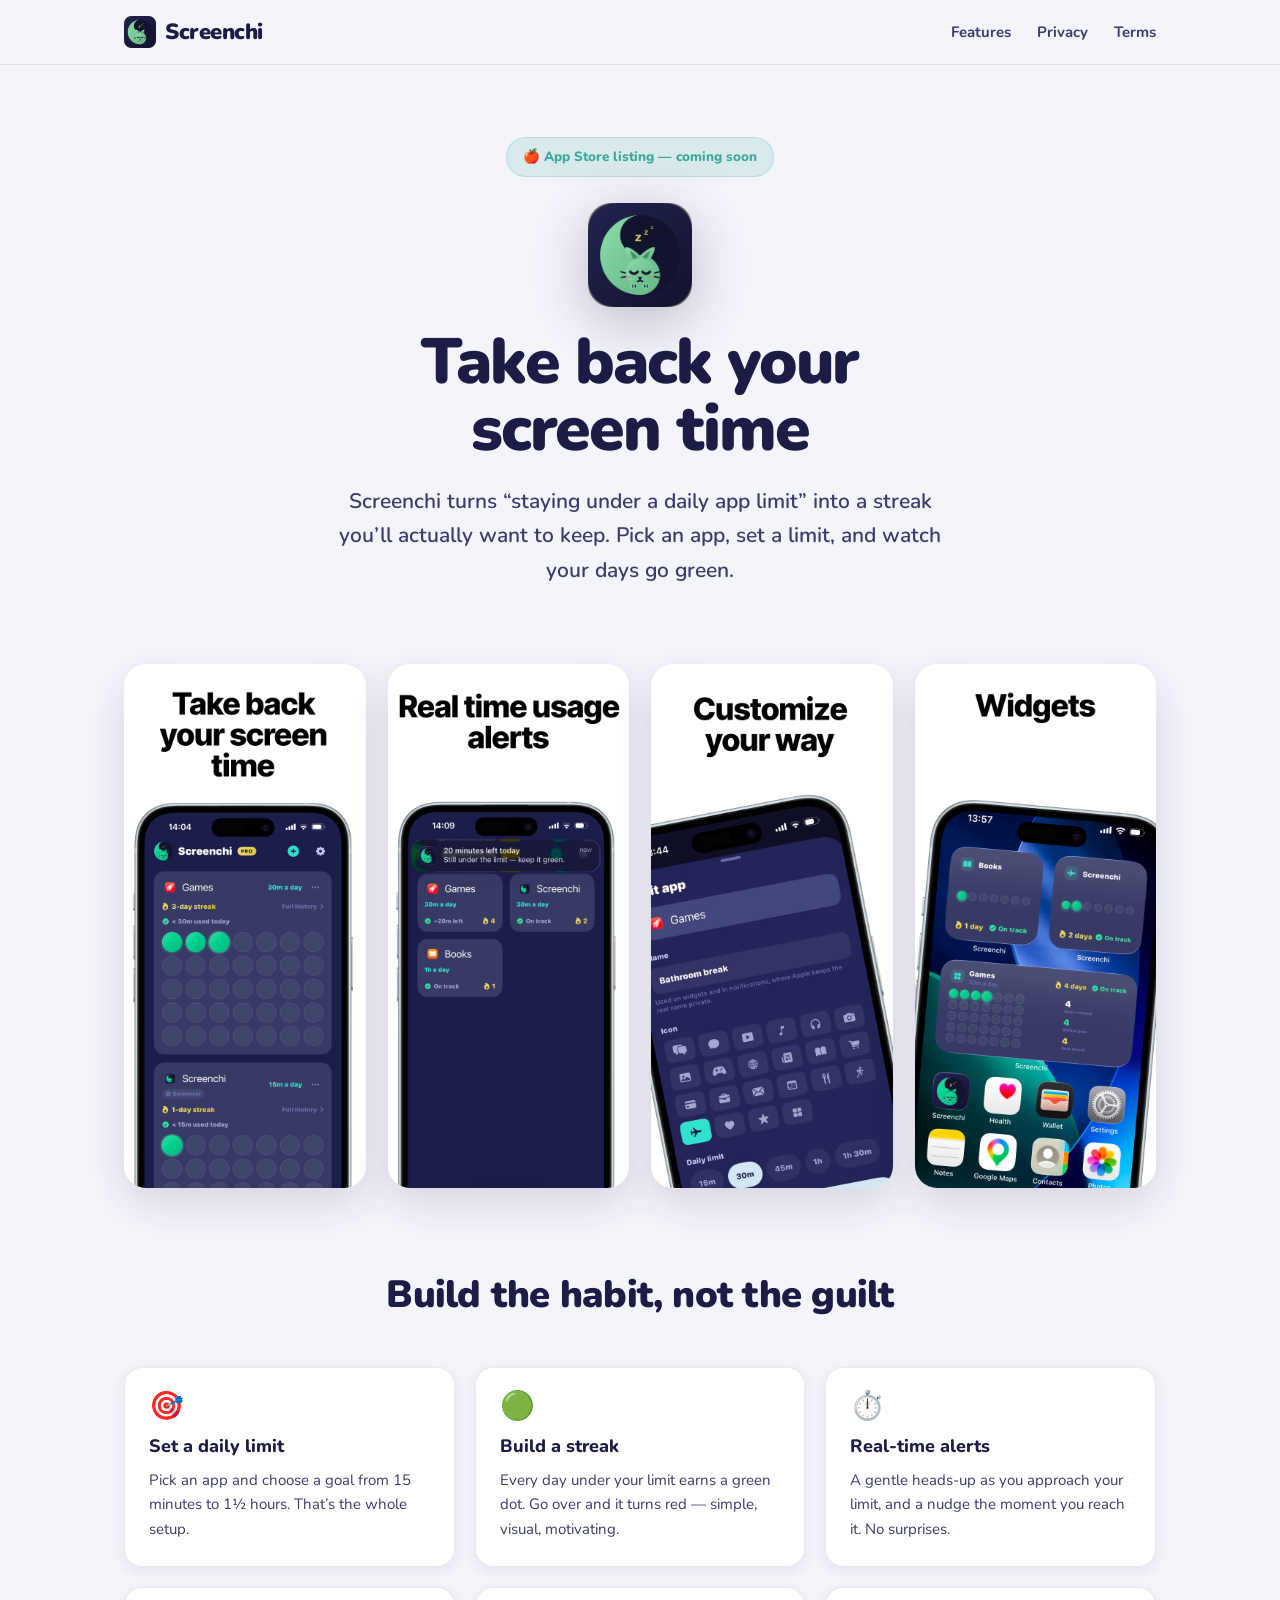
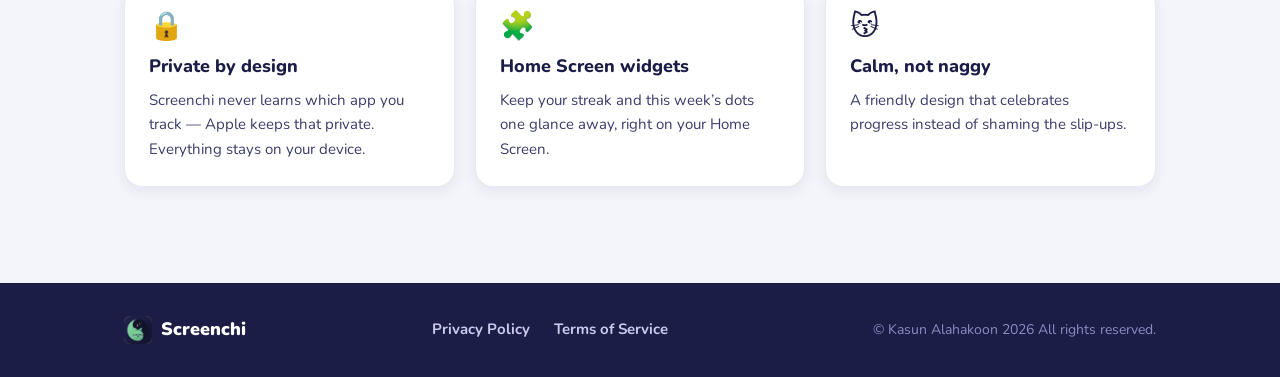
<file: screenchi/index.html>
<!doctype html>
<html lang="en">
<head>
  <meta charset="utf-8">
  <meta name="viewport" content="width=device-width, initial-scale=1">
  <title>Screenchi — Take back your screen time</title>
  <meta name="description" content="Screenchi turns staying under a daily app limit into a streak. Pick an app, set a limit, and watch your days go green. Private by design. Coming soon to the App Store.">
  <meta property="og:title" content="Screenchi — Take back your screen time">
  <meta property="og:description" content="Turn staying under a daily app limit into a streak. Private by design. Coming soon to the App Store.">
  <meta property="og:type" content="website">
  <meta property="og:url" content="https://kasunala.github.io/screenchi/">
  <meta property="og:image" content="https://kasunala.github.io/screenchi/assets/screen-dashboard.png">
  <link rel="canonical" href="https://kasunala.github.io/screenchi/">
  <link rel="icon" href="data:image/svg+xml,%3Csvg xmlns='http://www.w3.org/2000/svg' viewBox='0 0 32 32'%3E%3Ccircle cx='16' cy='16' r='14' fill='%236fe0a6'/%3E%3C/svg%3E">
  <link rel="preconnect" href="https://fonts.googleapis.com">
  <link rel="preconnect" href="https://fonts.gstatic.com" crossorigin>
  <link href="https://fonts.googleapis.com/css2?family=Nunito:wght@400;600;700;800;900&display=swap" rel="stylesheet">
  <link rel="stylesheet" href="assets/styles.css">
</head>
<body>
  <header class="site-header">
    <div class="container header-inner">
      <a class="wordmark" href="index.html"><img class="brand-icon" src="assets/app-icon.png" alt="">Screenchi</a>
      <nav class="header-nav">
        <a href="#features">Features</a>
        <a href="privacy.html">Privacy</a>
        <a href="terms.html">Terms</a>
      </nav>
    </div>
  </header>

  <main>
    <section class="hero">
      <div class="container">
        <span class="pill">🍎 App Store listing — coming soon</span>
        <img class="hero-icon" src="assets/app-icon.png" alt="Screenchi app icon">
        <h1>Take back your screen time</h1>
        <p class="lede">Screenchi turns “staying under a daily app limit” into a streak you’ll actually want to keep. Pick an app, set a limit, and watch your days go green.</p>
      </div>
    </section>

    <section class="gallery" aria-label="Screenshots">
      <div class="container gallery-row">
        <figure><img src="assets/screen-dashboard.png" alt="Screenchi dashboard: daily app limits with a grid of green streak dots" loading="lazy" width="258"></figure>
        <figure><img src="assets/screen-alerts.png" alt="Real-time usage alert: 20 minutes left today, still under the limit" loading="lazy" width="258"></figure>
        <figure><img src="assets/screen-customize.png" alt="Customize a tracked app with a private nickname, icon, and daily limit" loading="lazy" width="258"></figure>
        <figure><img src="assets/screen-widgets.png" alt="Home Screen widgets showing streaks and dot grids" loading="lazy" width="258"></figure>
      </div>
    </section>

    <section id="features" class="features">
      <div class="container">
        <h2>Build the habit, not the guilt</h2>
        <div class="feature-grid">
          <div class="feature">
            <div class="feature-icon" aria-hidden="true">🎯</div>
            <h3>Set a daily limit</h3>
            <p>Pick an app and choose a goal from 15 minutes to 1½ hours. That’s the whole setup.</p>
          </div>
          <div class="feature">
            <div class="feature-icon" aria-hidden="true">🟢</div>
            <h3>Build a streak</h3>
            <p>Every day under your limit earns a green dot. Go over and it turns red — simple, visual, motivating.</p>
          </div>
          <div class="feature">
            <div class="feature-icon" aria-hidden="true">⏱️</div>
            <h3>Real-time alerts</h3>
            <p>A gentle heads-up as you approach your limit, and a nudge the moment you reach it. No surprises.</p>
          </div>
          <div class="feature">
            <div class="feature-icon" aria-hidden="true">🔒</div>
            <h3>Private by design</h3>
            <p>Screenchi never learns which app you track — Apple keeps that private. Everything stays on your device.</p>
          </div>
          <div class="feature">
            <div class="feature-icon" aria-hidden="true">🧩</div>
            <h3>Home Screen widgets</h3>
            <p>Keep your streak and this week’s dots one glance away, right on your Home Screen.</p>
          </div>
          <div class="feature">
            <div class="feature-icon" aria-hidden="true">😽</div>
            <h3>Calm, not naggy</h3>
            <p>A friendly design that celebrates progress instead of shaming the slip-ups.</p>
          </div>
        </div>
      </div>
    </section>
  </main>

  <footer class="site-footer">
    <div class="container footer-inner">
      <span class="footer-brand"><img class="brand-icon-sm" src="assets/app-icon.png" alt="">Screenchi</span>
      <nav class="footer-nav">
        <a href="privacy.html">Privacy Policy</a>
        <a href="terms.html">Terms of Service</a>
      </nav>
      <span class="footer-copy">© Kasun Alahakoon 2026 All rights reserved.</span>
    </div>
  </footer>
</body>
</html>
</file>
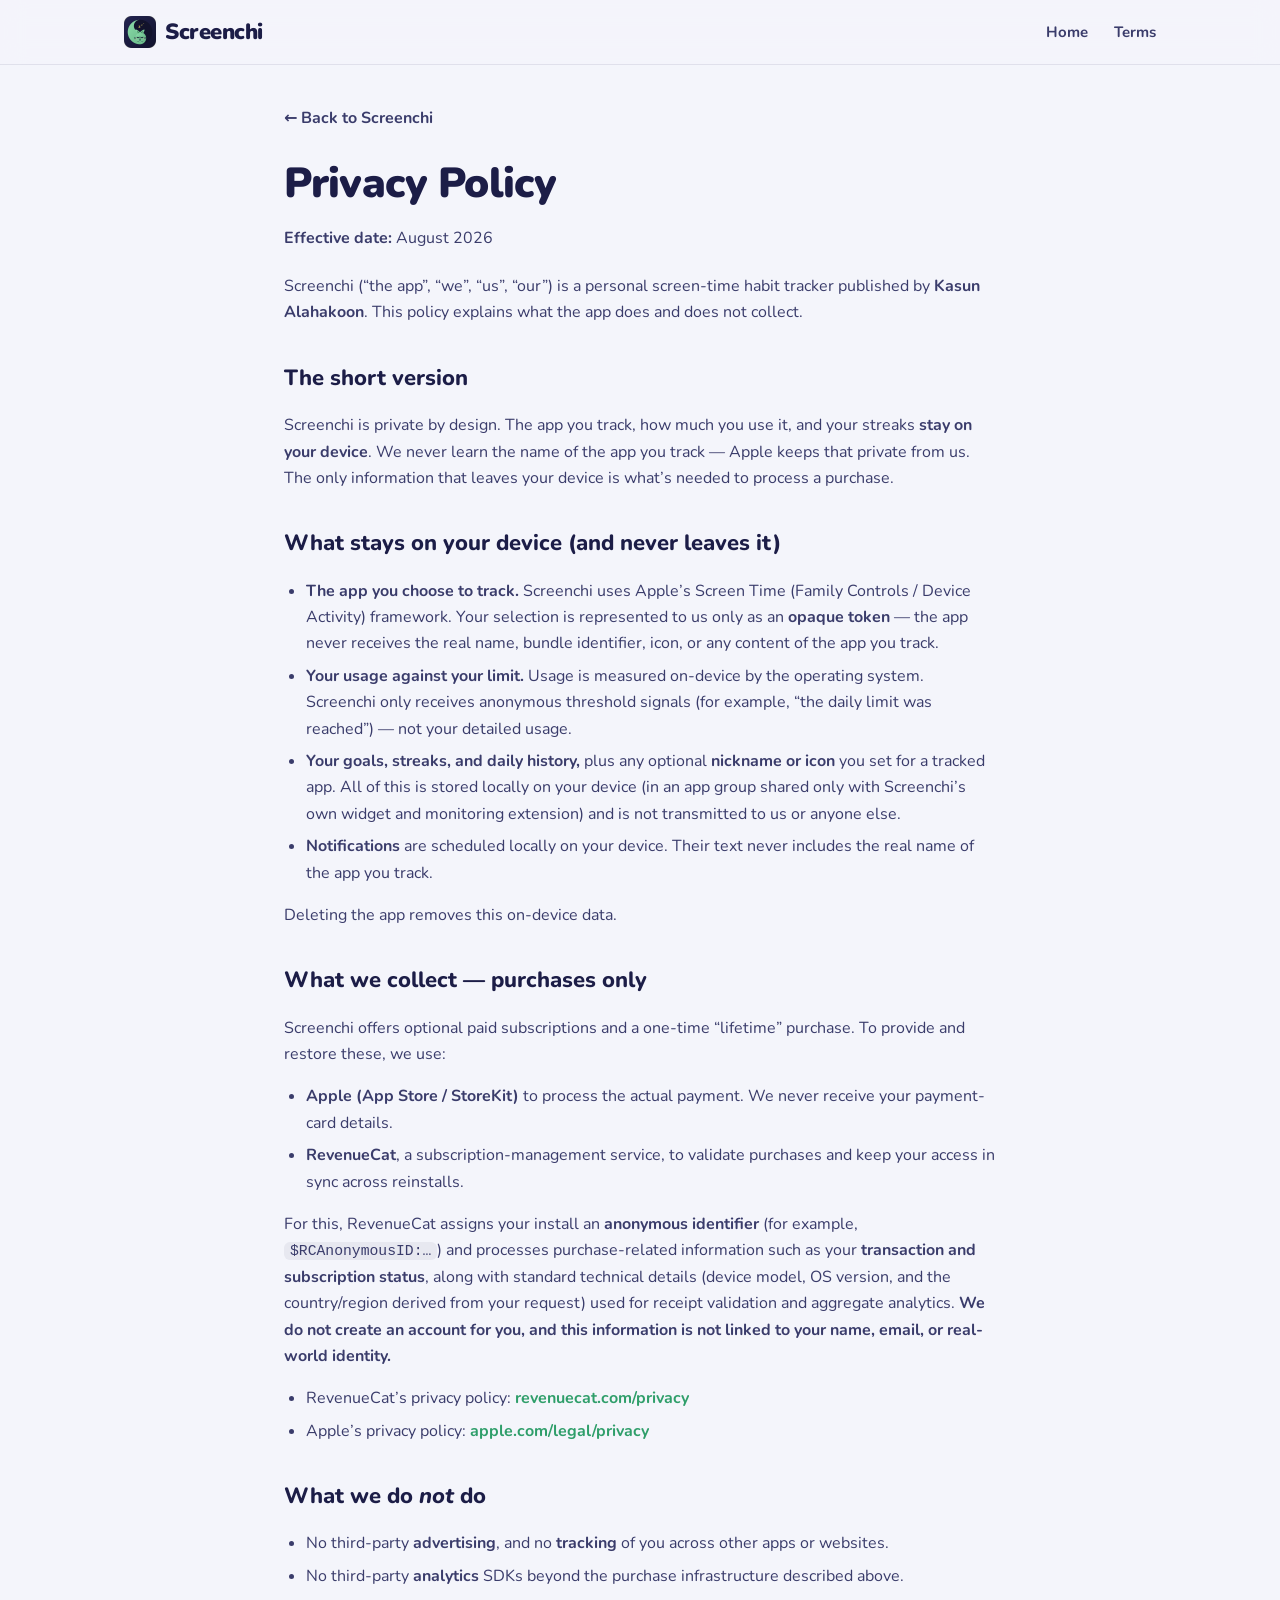
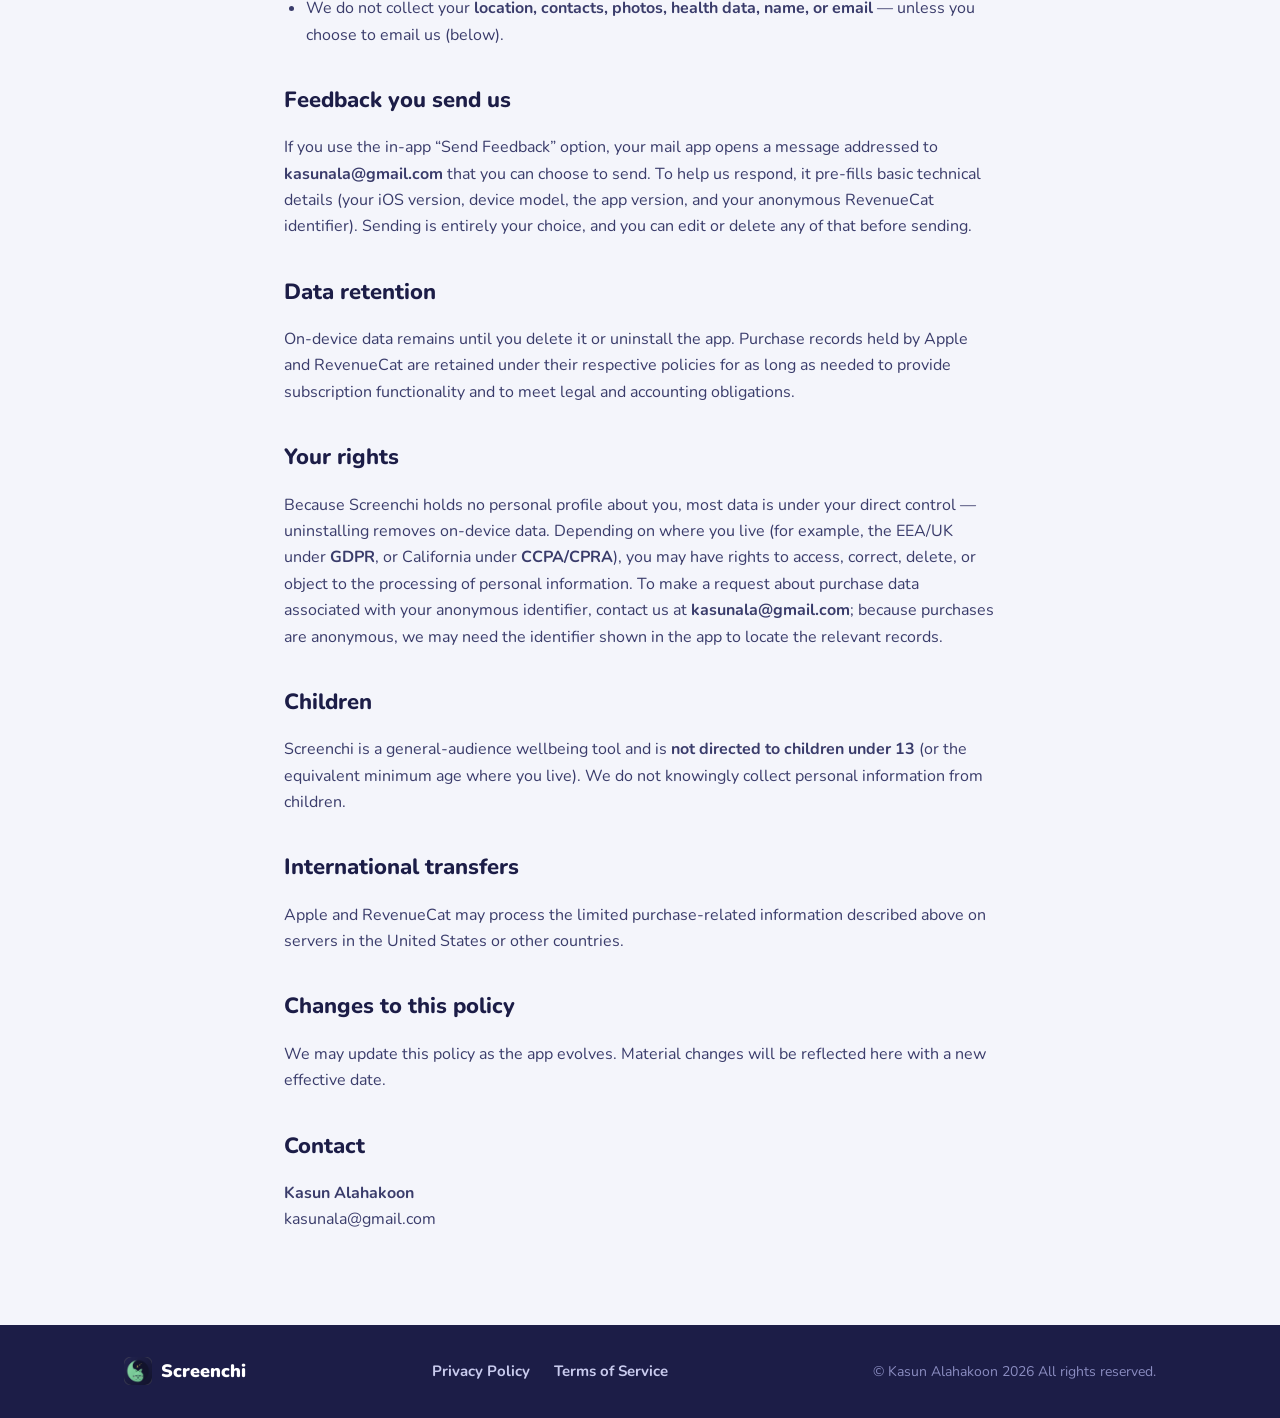
<file: screenchi/privacy.html>
<!doctype html>
<html lang="en">
<head>
  <meta charset="utf-8">
  <meta name="viewport" content="width=device-width, initial-scale=1">
  <title>Privacy Policy — Screenchi</title>
  <meta name="description" content="Screenchi's privacy policy. Private by design — your tracked app, usage, and streaks stay on your device.">
  <link rel="icon" href="data:image/svg+xml,%3Csvg xmlns='http://www.w3.org/2000/svg' viewBox='0 0 32 32'%3E%3Ccircle cx='16' cy='16' r='14' fill='%236fe0a6'/%3E%3C/svg%3E">
  <link rel="preconnect" href="https://fonts.googleapis.com">
  <link rel="preconnect" href="https://fonts.gstatic.com" crossorigin>
  <link href="https://fonts.googleapis.com/css2?family=Nunito:wght@400;600;700;800;900&display=swap" rel="stylesheet">
  <link rel="stylesheet" href="assets/styles.css">
</head>
<body>
  <header class="site-header">
    <div class="container header-inner">
      <a class="wordmark" href="index.html"><img class="brand-icon" src="assets/app-icon.png" alt="">Screenchi</a>
      <nav class="header-nav">
        <a href="index.html">Home</a>
        <a href="terms.html">Terms</a>
      </nav>
    </div>
  </header>

  <main class="doc">
    <div class="container doc-container">
      <a class="doc-back" href="index.html">← Back to Screenchi</a>
      <h1>Privacy Policy</h1>
      <p class="doc-meta"><strong>Effective date:</strong> August 2026</p>

      <p>Screenchi (“the app”, “we”, “us”, “our”) is a personal screen-time habit tracker published by <strong>Kasun Alahakoon</strong>. This policy explains what the app does and does not collect.</p>

      <h2>The short version</h2>
      <p>Screenchi is private by design. The app you track, how much you use it, and your streaks <strong>stay on your device</strong>. We never learn the name of the app you track — Apple keeps that private from us. The only information that leaves your device is what’s needed to process a purchase.</p>

      <h2>What stays on your device (and never leaves it)</h2>
      <ul>
        <li><strong>The app you choose to track.</strong> Screenchi uses Apple’s Screen Time (Family Controls / Device Activity) framework. Your selection is represented to us only as an <strong>opaque token</strong> — the app never receives the real name, bundle identifier, icon, or any content of the app you track.</li>
        <li><strong>Your usage against your limit.</strong> Usage is measured on-device by the operating system. Screenchi only receives anonymous threshold signals (for example, “the daily limit was reached”) — not your detailed usage.</li>
        <li><strong>Your goals, streaks, and daily history,</strong> plus any optional <strong>nickname or icon</strong> you set for a tracked app. All of this is stored locally on your device (in an app group shared only with Screenchi’s own widget and monitoring extension) and is not transmitted to us or anyone else.</li>
        <li><strong>Notifications</strong> are scheduled locally on your device. Their text never includes the real name of the app you track.</li>
      </ul>
      <p>Deleting the app removes this on-device data.</p>

      <h2>What we collect — purchases only</h2>
      <p>Screenchi offers optional paid subscriptions and a one-time “lifetime” purchase. To provide and restore these, we use:</p>
      <ul>
        <li><strong>Apple (App Store / StoreKit)</strong> to process the actual payment. We never receive your payment-card details.</li>
        <li><strong>RevenueCat</strong>, a subscription-management service, to validate purchases and keep your access in sync across reinstalls.</li>
      </ul>
      <p>For this, RevenueCat assigns your install an <strong>anonymous identifier</strong> (for example, <code>$RCAnonymousID:…</code>) and processes purchase-related information such as your <strong>transaction and subscription status</strong>, along with standard technical details (device model, OS version, and the country/region derived from your request) used for receipt validation and aggregate analytics. <strong>We do not create an account for you, and this information is not linked to your name, email, or real-world identity.</strong></p>
      <ul>
        <li>RevenueCat’s privacy policy: <a href="https://www.revenuecat.com/privacy" rel="noopener">revenuecat.com/privacy</a></li>
        <li>Apple’s privacy policy: <a href="https://www.apple.com/legal/privacy/" rel="noopener">apple.com/legal/privacy</a></li>
      </ul>

      <h2>What we do <em>not</em> do</h2>
      <ul>
        <li>No third-party <strong>advertising</strong>, and no <strong>tracking</strong> of you across other apps or websites.</li>
        <li>No third-party <strong>analytics</strong> SDKs beyond the purchase infrastructure described above.</li>
        <li>We do not collect your <strong>location, contacts, photos, health data, name, or email</strong> — unless you choose to email us (below).</li>
      </ul>

      <h2>Feedback you send us</h2>
      <p>If you use the in-app “Send Feedback” option, your mail app opens a message addressed to <strong>kasunala@gmail.com</strong> that you can choose to send. To help us respond, it pre-fills basic technical details (your iOS version, device model, the app version, and your anonymous RevenueCat identifier). Sending is entirely your choice, and you can edit or delete any of that before sending.</p>

      <h2>Data retention</h2>
      <p>On-device data remains until you delete it or uninstall the app. Purchase records held by Apple and RevenueCat are retained under their respective policies for as long as needed to provide subscription functionality and to meet legal and accounting obligations.</p>

      <h2>Your rights</h2>
      <p>Because Screenchi holds no personal profile about you, most data is under your direct control — uninstalling removes on-device data. Depending on where you live (for example, the EEA/UK under <strong>GDPR</strong>, or California under <strong>CCPA/CPRA</strong>), you may have rights to access, correct, delete, or object to the processing of personal information. To make a request about purchase data associated with your anonymous identifier, contact us at <strong>kasunala@gmail.com</strong>; because purchases are anonymous, we may need the identifier shown in the app to locate the relevant records.</p>

      <h2>Children</h2>
      <p>Screenchi is a general-audience wellbeing tool and is <strong>not directed to children under 13</strong> (or the equivalent minimum age where you live). We do not knowingly collect personal information from children.</p>

      <h2>International transfers</h2>
      <p>Apple and RevenueCat may process the limited purchase-related information described above on servers in the United States or other countries.</p>

      <h2>Changes to this policy</h2>
      <p>We may update this policy as the app evolves. Material changes will be reflected here with a new effective date.</p>

      <h2>Contact</h2>
      <p><strong>Kasun Alahakoon</strong><br>
      kasunala@gmail.com</p>
    </div>
  </main>

  <footer class="site-footer">
    <div class="container footer-inner">
      <span class="footer-brand"><img class="brand-icon-sm" src="assets/app-icon.png" alt="">Screenchi</span>
      <nav class="footer-nav">
        <a href="privacy.html">Privacy Policy</a>
        <a href="terms.html">Terms of Service</a>
      </nav>
      <span class="footer-copy">© Kasun Alahakoon 2026 All rights reserved.</span>
    </div>
  </footer>
</body>
</html>
</file>
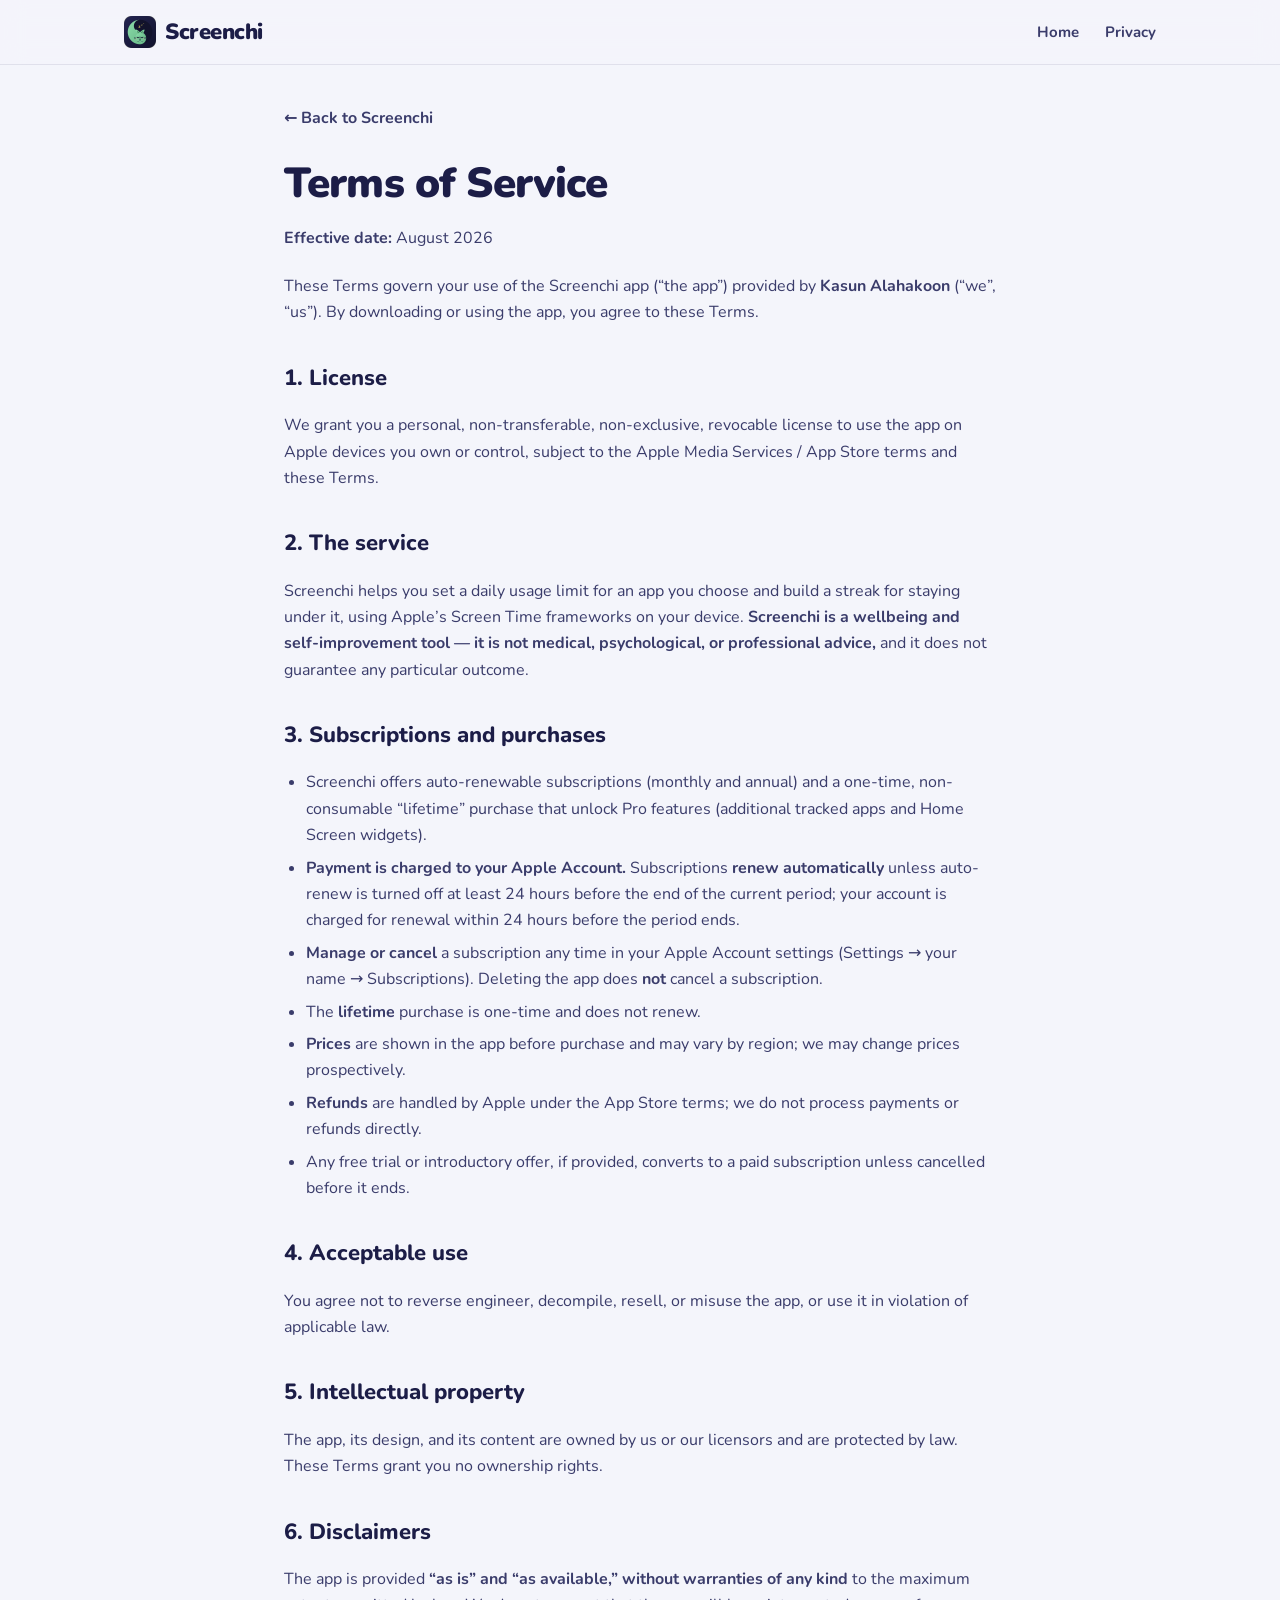
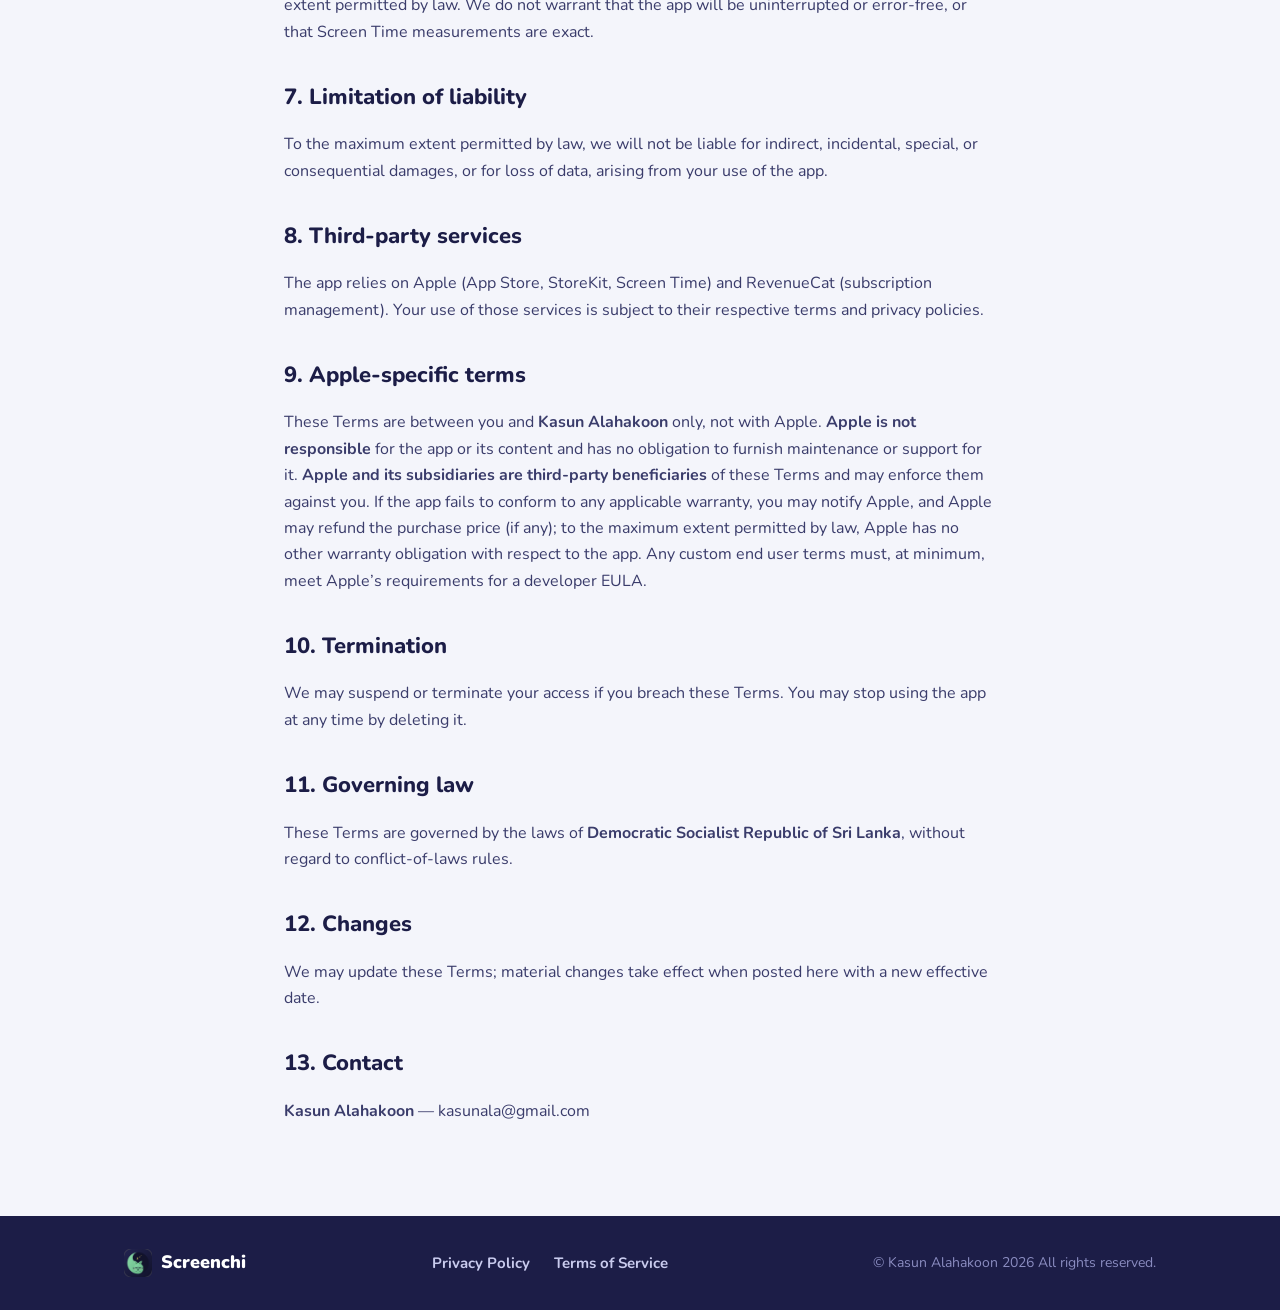
<file: screenchi/terms.html>
<!doctype html>
<html lang="en">
<head>
  <meta charset="utf-8">
  <meta name="viewport" content="width=device-width, initial-scale=1">
  <title>Terms of Service — Screenchi</title>
  <meta name="description" content="Screenchi's terms of service, including subscription and lifetime purchase terms.">
  <link rel="icon" href="data:image/svg+xml,%3Csvg xmlns='http://www.w3.org/2000/svg' viewBox='0 0 32 32'%3E%3Ccircle cx='16' cy='16' r='14' fill='%236fe0a6'/%3E%3C/svg%3E">
  <link rel="preconnect" href="https://fonts.googleapis.com">
  <link rel="preconnect" href="https://fonts.gstatic.com" crossorigin>
  <link href="https://fonts.googleapis.com/css2?family=Nunito:wght@400;600;700;800;900&display=swap" rel="stylesheet">
  <link rel="stylesheet" href="assets/styles.css">
</head>
<body>
  <header class="site-header">
    <div class="container header-inner">
      <a class="wordmark" href="index.html"><img class="brand-icon" src="assets/app-icon.png" alt="">Screenchi</a>
      <nav class="header-nav">
        <a href="index.html">Home</a>
        <a href="privacy.html">Privacy</a>
      </nav>
    </div>
  </header>

  <main class="doc">
    <div class="container doc-container">
      <a class="doc-back" href="index.html">← Back to Screenchi</a>
      <h1>Terms of Service</h1>
      <p class="doc-meta"><strong>Effective date:</strong> August 2026</p>

      <p>These Terms govern your use of the Screenchi app (“the app”) provided by <strong>Kasun Alahakoon</strong> (“we”, “us”). By downloading or using the app, you agree to these Terms.</p>

      <h2>1. License</h2>
      <p>We grant you a personal, non-transferable, non-exclusive, revocable license to use the app on Apple devices you own or control, subject to the Apple Media Services / App Store terms and these Terms.</p>

      <h2>2. The service</h2>
      <p>Screenchi helps you set a daily usage limit for an app you choose and build a streak for staying under it, using Apple’s Screen Time frameworks on your device. <strong>Screenchi is a wellbeing and self-improvement tool — it is not medical, psychological, or professional advice,</strong> and it does not guarantee any particular outcome.</p>

      <h2>3. Subscriptions and purchases</h2>
      <ul>
        <li>Screenchi offers auto-renewable subscriptions (monthly and annual) and a one-time, non-consumable “lifetime” purchase that unlock Pro features (additional tracked apps and Home Screen widgets).</li>
        <li><strong>Payment is charged to your Apple Account.</strong> Subscriptions <strong>renew automatically</strong> unless auto-renew is turned off at least 24 hours before the end of the current period; your account is charged for renewal within 24 hours before the period ends.</li>
        <li><strong>Manage or cancel</strong> a subscription any time in your Apple Account settings (Settings → your name → Subscriptions). Deleting the app does <strong>not</strong> cancel a subscription.</li>
        <li>The <strong>lifetime</strong> purchase is one-time and does not renew.</li>
        <li><strong>Prices</strong> are shown in the app before purchase and may vary by region; we may change prices prospectively.</li>
        <li><strong>Refunds</strong> are handled by Apple under the App Store terms; we do not process payments or refunds directly.</li>
        <li>Any free trial or introductory offer, if provided, converts to a paid subscription unless cancelled before it ends.</li>
      </ul>

      <h2>4. Acceptable use</h2>
      <p>You agree not to reverse engineer, decompile, resell, or misuse the app, or use it in violation of applicable law.</p>

      <h2>5. Intellectual property</h2>
      <p>The app, its design, and its content are owned by us or our licensors and are protected by law. These Terms grant you no ownership rights.</p>

      <h2>6. Disclaimers</h2>
      <p>The app is provided <strong>“as is” and “as available,” without warranties of any kind</strong> to the maximum extent permitted by law. We do not warrant that the app will be uninterrupted or error-free, or that Screen Time measurements are exact.</p>

      <h2>7. Limitation of liability</h2>
      <p>To the maximum extent permitted by law, we will not be liable for indirect, incidental, special, or consequential damages, or for loss of data, arising from your use of the app.</p>

      <h2>8. Third-party services</h2>
      <p>The app relies on Apple (App Store, StoreKit, Screen Time) and RevenueCat (subscription management). Your use of those services is subject to their respective terms and privacy policies.</p>

      <h2>9. Apple-specific terms</h2>
      <p>These Terms are between you and <strong>Kasun Alahakoon</strong> only, not with Apple. <strong>Apple is not responsible</strong> for the app or its content and has no obligation to furnish maintenance or support for it. <strong>Apple and its subsidiaries are third-party beneficiaries</strong> of these Terms and may enforce them against you. If the app fails to conform to any applicable warranty, you may notify Apple, and Apple may refund the purchase price (if any); to the maximum extent permitted by law, Apple has no other warranty obligation with respect to the app. Any custom end user terms must, at minimum, meet Apple’s requirements for a developer EULA.</p>

      <h2>10. Termination</h2>
      <p>We may suspend or terminate your access if you breach these Terms. You may stop using the app at any time by deleting it.</p>

      <h2>11. Governing law</h2>
      <p>These Terms are governed by the laws of <strong>Democratic Socialist Republic of Sri Lanka</strong>, without regard to conflict-of-laws rules. </p>

      <h2>12. Changes</h2>
      <p>We may update these Terms; material changes take effect when posted here with a new effective date.</p>

      <h2>13. Contact</h2>
      <p><strong>Kasun Alahakoon</strong> — kasunala@gmail.com</p>
    </div>
  </main>

  <footer class="site-footer">
    <div class="container footer-inner">
      <span class="footer-brand"><img class="brand-icon-sm" src="assets/app-icon.png" alt="">Screenchi</span>
      <nav class="footer-nav">
        <a href="privacy.html">Privacy Policy</a>
        <a href="terms.html">Terms of Service</a>
      </nav>
      <span class="footer-copy">© Kasun Alahakoon 2026 All rights reserved.</span>
    </div>
  </footer>
</body>
</html>
</file>
<file: screenchi/assets/styles.css>
:root{
  --midnight:#1c1d47;
  --ink:#1c1d47;
  --ink-soft:#3a3c6b;
  --muted:#6f72a8;
  --mint:#2f9e6a;
  --mint-bright:#6fe0a6;
  --teal:#3aa79a;
  --yellow:#e0c94e;
  --bg:#f4f5fb;
  --surface:#ffffff;
  --border:rgba(28,29,71,.09);
  --shadow-sm:0 4px 14px rgba(28,29,71,.08);
  --shadow:0 16px 40px rgba(28,29,71,.14);
  --radius:18px;
}
*{box-sizing:border-box}
html{scroll-behavior:smooth}
body{
  margin:0;
  font-family:'Nunito',system-ui,-apple-system,"Segoe UI",Roboto,sans-serif;
  color:var(--ink);
  background:var(--bg);
  line-height:1.65;
  -webkit-font-smoothing:antialiased;
  text-rendering:optimizeLegibility;
}
img{max-width:100%;display:block}
a{color:var(--mint);text-decoration:none}
a:hover{text-decoration:underline}
.container{width:100%;max-width:1080px;margin:0 auto;padding:0 24px}

/* Header */
.site-header{position:sticky;top:0;z-index:10;background:rgba(244,245,251,.82);backdrop-filter:saturate(180%) blur(12px);-webkit-backdrop-filter:saturate(180%) blur(12px);border-bottom:1px solid var(--border)}
.header-inner{display:flex;align-items:center;justify-content:space-between;height:64px}
.wordmark{display:inline-flex;align-items:center;gap:9px;font-weight:900;font-size:22px;color:var(--midnight);letter-spacing:-.02em}
.wordmark:hover{text-decoration:none}
.brand-icon{width:32px;height:32px;display:block}
.header-nav a{color:var(--ink-soft);font-weight:700;font-size:15px;margin-left:22px}

/* Hero */
.hero{text-align:center;padding:72px 0 40px}
.pill{display:inline-block;background:rgba(58,167,154,.14);color:var(--teal);font-weight:800;font-size:13.5px;padding:8px 16px;border-radius:999px;border:1px solid rgba(58,167,154,.22)}
.hero h1{font-size:clamp(38px,7vw,64px);line-height:1.05;font-weight:900;letter-spacing:-.03em;margin:22px auto 0;max-width:12ch;color:var(--midnight)}
.lede{font-size:clamp(17px,2.3vw,21px);color:var(--ink-soft);max-width:620px;margin:20px auto 0;font-weight:600}
.hero-icon{width:104px;height:104px;display:block;margin:26px auto 0;filter:drop-shadow(0 14px 30px rgba(28,29,71,.28))}

/* Gallery */
.gallery{padding:36px 0 12px}
.gallery-row{display:flex;flex-wrap:wrap;gap:22px;justify-content:center}
.gallery figure{margin:0;flex:1 1 220px;max-width:258px}
.gallery img{width:100%;border-radius:22px;box-shadow:var(--shadow)}

/* Features */
.features{padding:64px 0 40px}
.features h2{text-align:center;font-size:clamp(28px,4vw,38px);font-weight:900;letter-spacing:-.02em;color:var(--midnight);margin:0 0 40px}
.feature-grid{display:grid;grid-template-columns:repeat(auto-fit,minmax(260px,1fr));gap:20px}
.feature{background:var(--surface);border:1px solid var(--border);border-radius:var(--radius);padding:24px;box-shadow:var(--shadow-sm)}
.feature-icon{font-size:28px;line-height:1;margin-bottom:12px}
.feature h3{margin:0 0 6px;font-size:18px;font-weight:800;color:var(--midnight)}
.feature p{margin:0;color:var(--ink-soft);font-size:15px}

/* Footer */
.site-footer{background:var(--midnight);color:#c9cbee;margin-top:56px}
.footer-inner{display:flex;flex-wrap:wrap;align-items:center;justify-content:space-between;gap:14px;padding:32px 24px}
.footer-brand{display:inline-flex;align-items:center;gap:9px;font-weight:900;font-size:18px;color:#fff}
.brand-icon-sm{width:28px;height:28px;display:block}
.footer-nav a{color:#c9cbee;font-weight:700;font-size:15px;margin-right:20px}
.footer-nav a:hover{color:#fff}
.footer-copy{color:#8a8cc0;font-size:14px}

/* Doc pages (privacy / terms) */
.doc{padding:40px 0 20px}
.doc-container{max-width:760px}
.doc-back{display:inline-block;font-weight:800;color:var(--ink-soft);margin-bottom:18px}
.doc h1{font-size:clamp(30px,5vw,42px);font-weight:900;letter-spacing:-.02em;color:var(--midnight);margin:0 0 6px}
.doc-meta{color:var(--muted);margin:0 0 22px}
.doc h2{font-size:22px;font-weight:800;color:var(--midnight);margin:34px 0 10px}
.doc h3{font-size:18px;font-weight:800;color:var(--midnight);margin:24px 0 8px}
.doc p,.doc li{color:var(--ink-soft);font-size:16px}
.doc ul{padding-left:22px}
.doc li{margin:6px 0}
.doc a{font-weight:700}
.callout{background:#fff7e6;border:1px solid #f0d98a;border-left:4px solid var(--yellow);border-radius:12px;padding:14px 18px;margin:0 0 26px;color:#6b5a1e;font-size:15px}
.callout strong{color:#5a4a12}
.doc code{background:rgba(28,29,71,.06);border-radius:6px;padding:1px 6px;font-size:.92em}

@media (max-width:560px){
  .header-nav a{margin-left:14px;font-size:14px}
  .hero{padding:48px 0 28px}
  .footer-inner{flex-direction:column;text-align:center;align-items:center}
  .footer-nav a{margin:0 10px}
}
</file>
